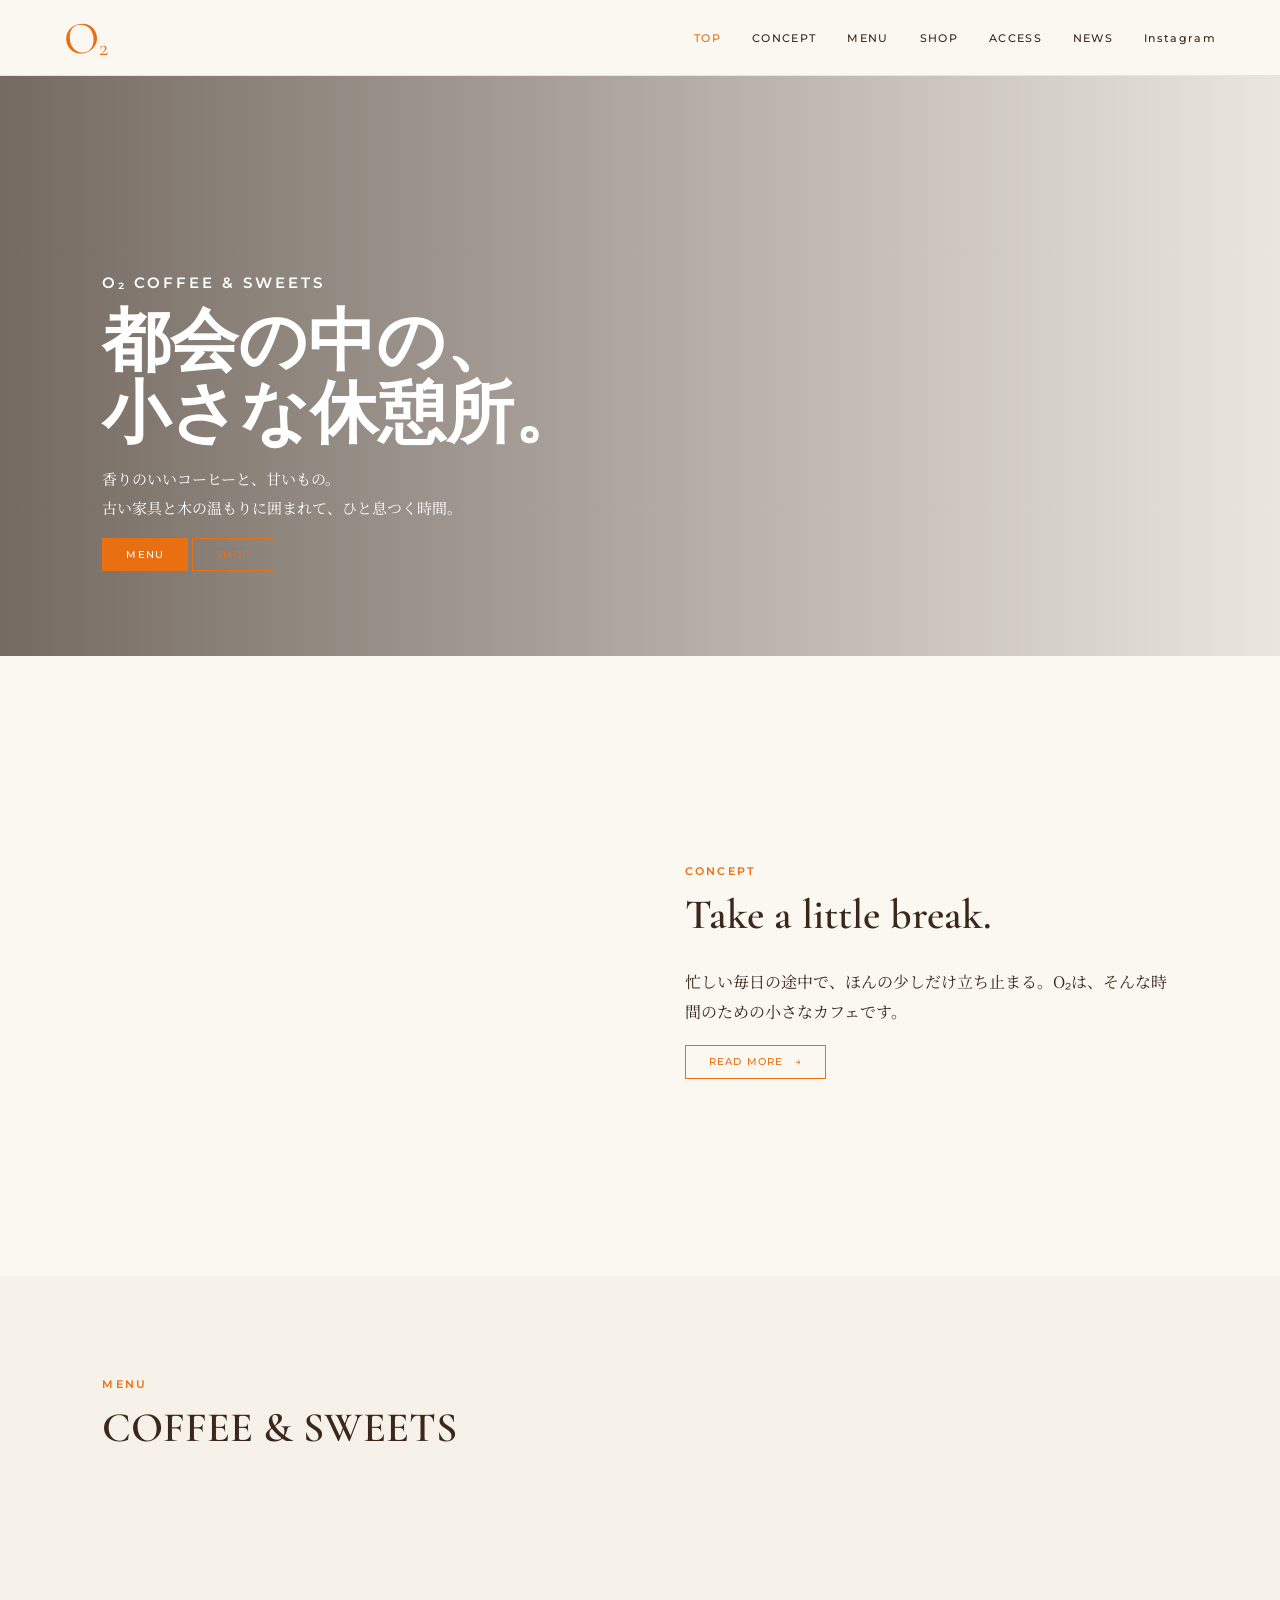
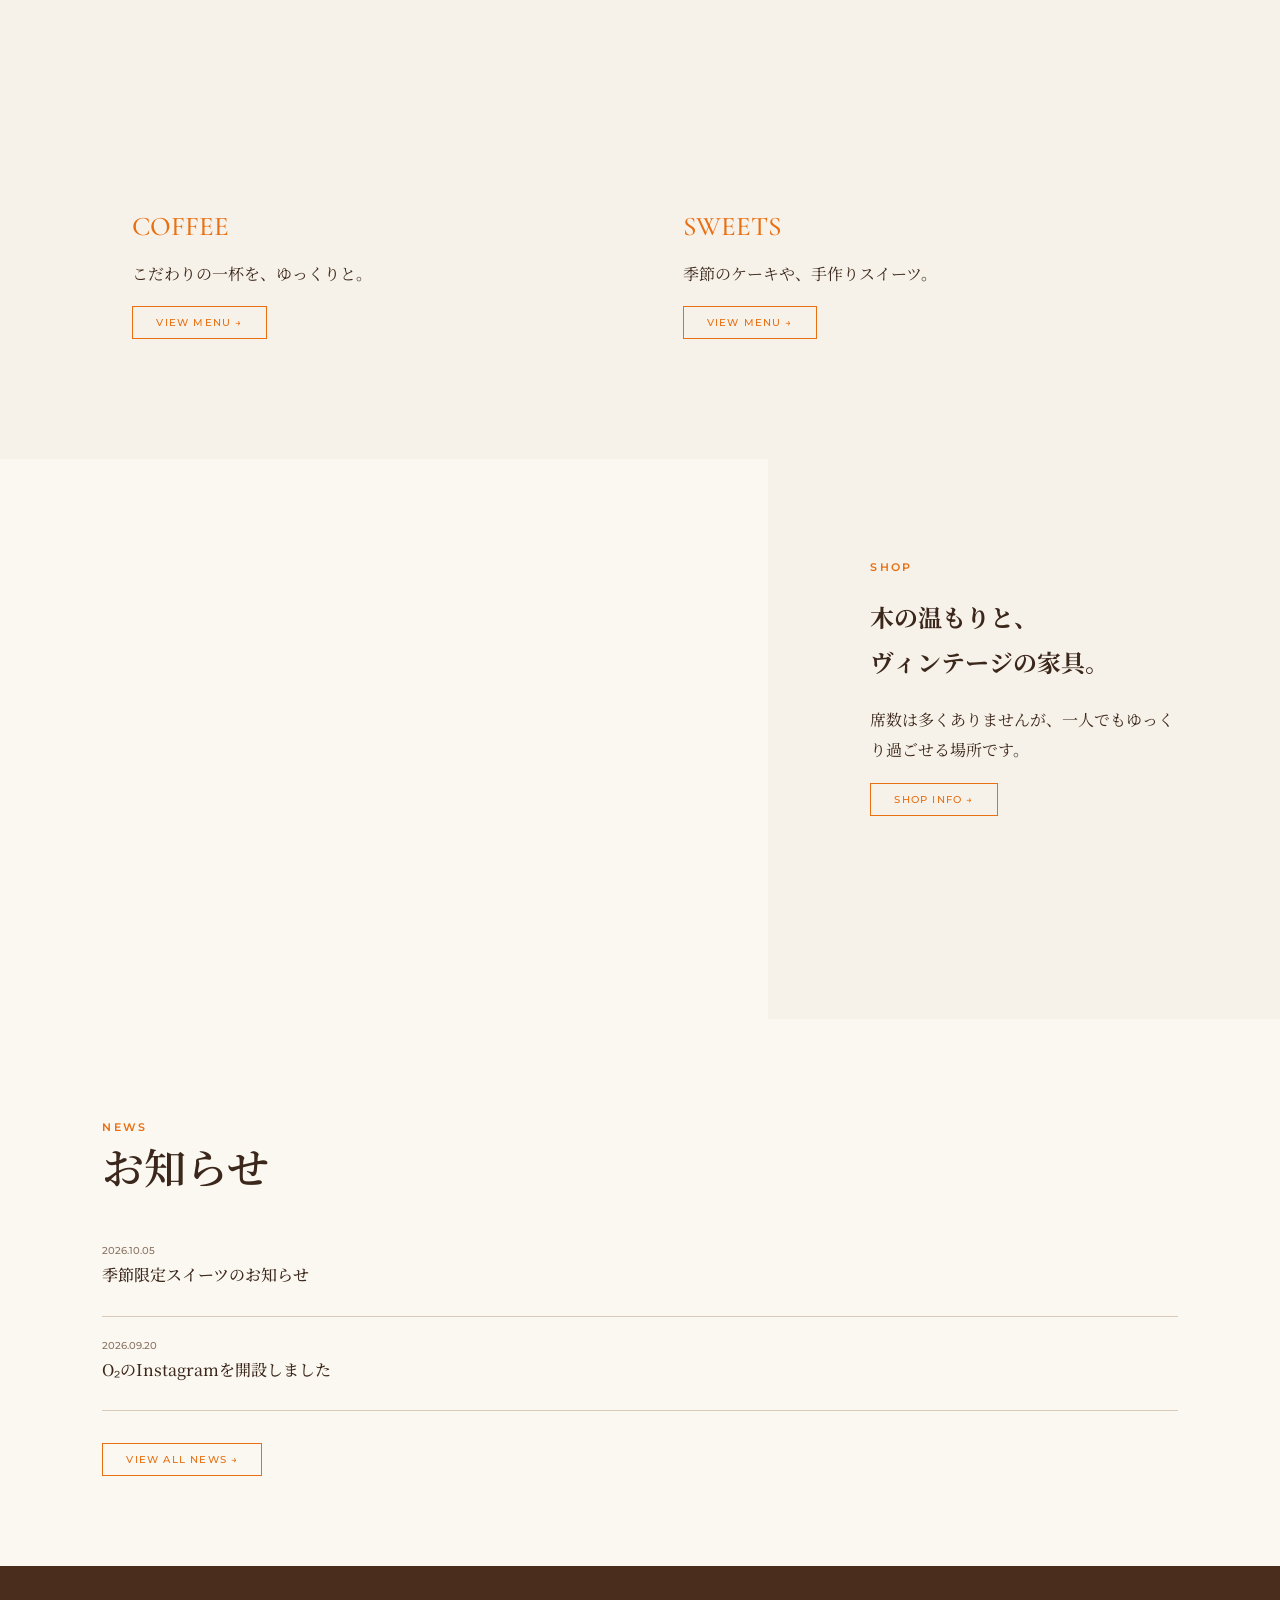
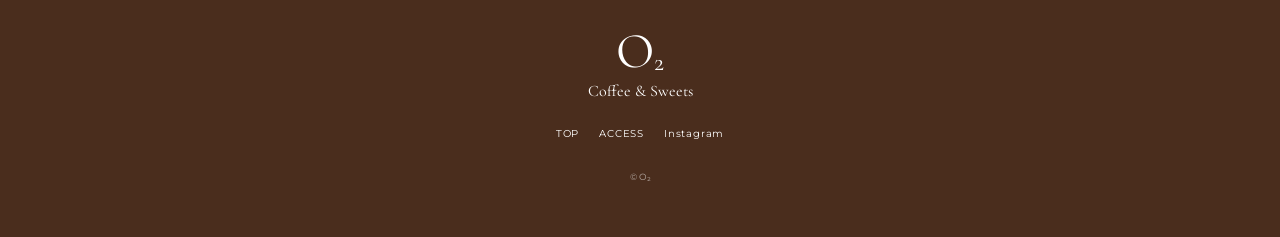
<file: index.html>
<!doctype html><html lang="ja"><head><meta charset="utf-8"><meta name="viewport" content="width=device-width,initial-scale=1">
<title>TOP｜O₂ Coffee & Sweets</title>
<link rel="preconnect" href="https://fonts.googleapis.com"><link rel="preconnect" href="https://fonts.gstatic.com" crossorigin>
<link href="https://fonts.googleapis.com/css2?family=Cormorant+Garamond:wght@500;600&family=Noto+Serif+JP:wght@400;500;600&family=Montserrat:wght@400;500;600&display=swap" rel="stylesheet">
<link rel="stylesheet" href="style.css"></head><body>
<header class="header"><a class="logo" href="index.html">O<span>2</span></a><nav class="nav"><a href="index.html" class="active">TOP</a><a href="concept.html">CONCEPT</a><a href="menu.html">MENU</a><a href="shop.html">SHOP</a><a href="access.html">ACCESS</a><a href="news.html">NEWS</a><a href="instagram.html">Instagram</a></nav><button class="menu-toggle" aria-label="menu"><span></span><span></span><span></span></button></header>
<section class="hero"><div class="hero-inner"><p class="eyebrow">O₂ COFFEE &amp; SWEETS</p><h1>都会の中の、<br>小さな休憩所。</h1><p>香りのいいコーヒーと、甘いもの。<br>古い家具と木の温もりに囲まれて、ひと息つく時間。</p><a class="btn fill" href="menu.html">MENU</a> <a class="btn" href="shop.html">SHOP</a></div></section>
<section class="section grid2"><div class="photo interior"></div><div><p class="eyebrow">CONCEPT</p><h2>Take a little break.</h2><p class="lead">忙しい毎日の途中で、ほんの少しだけ立ち止まる。O₂は、そんな時間のための小さなカフェです。</p><a class="btn" href="concept.html">READ MORE　→</a></div></section>
<section class="section" style="background:var(--cream)"><p class="eyebrow">MENU</p><h2>COFFEE &amp; SWEETS</h2><div class="cards"><article class="card"><div class="photo coffee"></div><div class="card-body"><h3>COFFEE</h3><p>こだわりの一杯を、ゆっくりと。</p><a class="btn" href="menu.html">VIEW MENU →</a></div></article><article class="card"><div class="photo sweets"></div><div class="card-body"><h3>SWEETS</h3><p>季節のケーキや、手作りスイーツ。</p><a class="btn" href="menu.html">VIEW MENU →</a></div></article></div></section>
<section class="shop-grid"><div class="photo counter"></div><div class="shop-copy"><p class="eyebrow">SHOP</p><h2>木の温もりと、<br>ヴィンテージの家具。</h2><p>席数は多くありませんが、一人でもゆっくり過ごせる場所です。</p><a class="btn" href="shop.html">SHOP INFO →</a></div></section>
<section class="section"><p class="eyebrow">NEWS</p><h2>お知らせ</h2><div class="news-item"><time>2026.10.05</time><h3>季節限定スイーツのお知らせ</h3></div><div class="news-item"><time>2026.09.20</time><h3>O₂のInstagramを開設しました</h3></div><br><a class="btn" href="news.html">VIEW ALL NEWS →</a></section>
<footer class="footer"><div class="brand">O<span>2</span></div><p>Coffee &amp; Sweets</p><div><a href="index.html">TOP</a><a href="access.html">ACCESS</a><a href="instagram.html">Instagram</a></div><small>© O₂</small></footer>
<script>const b=document.querySelector('.menu-toggle'),n=document.querySelector('.nav');b.onclick=()=>n.classList.toggle('open');</script></body></html>
</file>
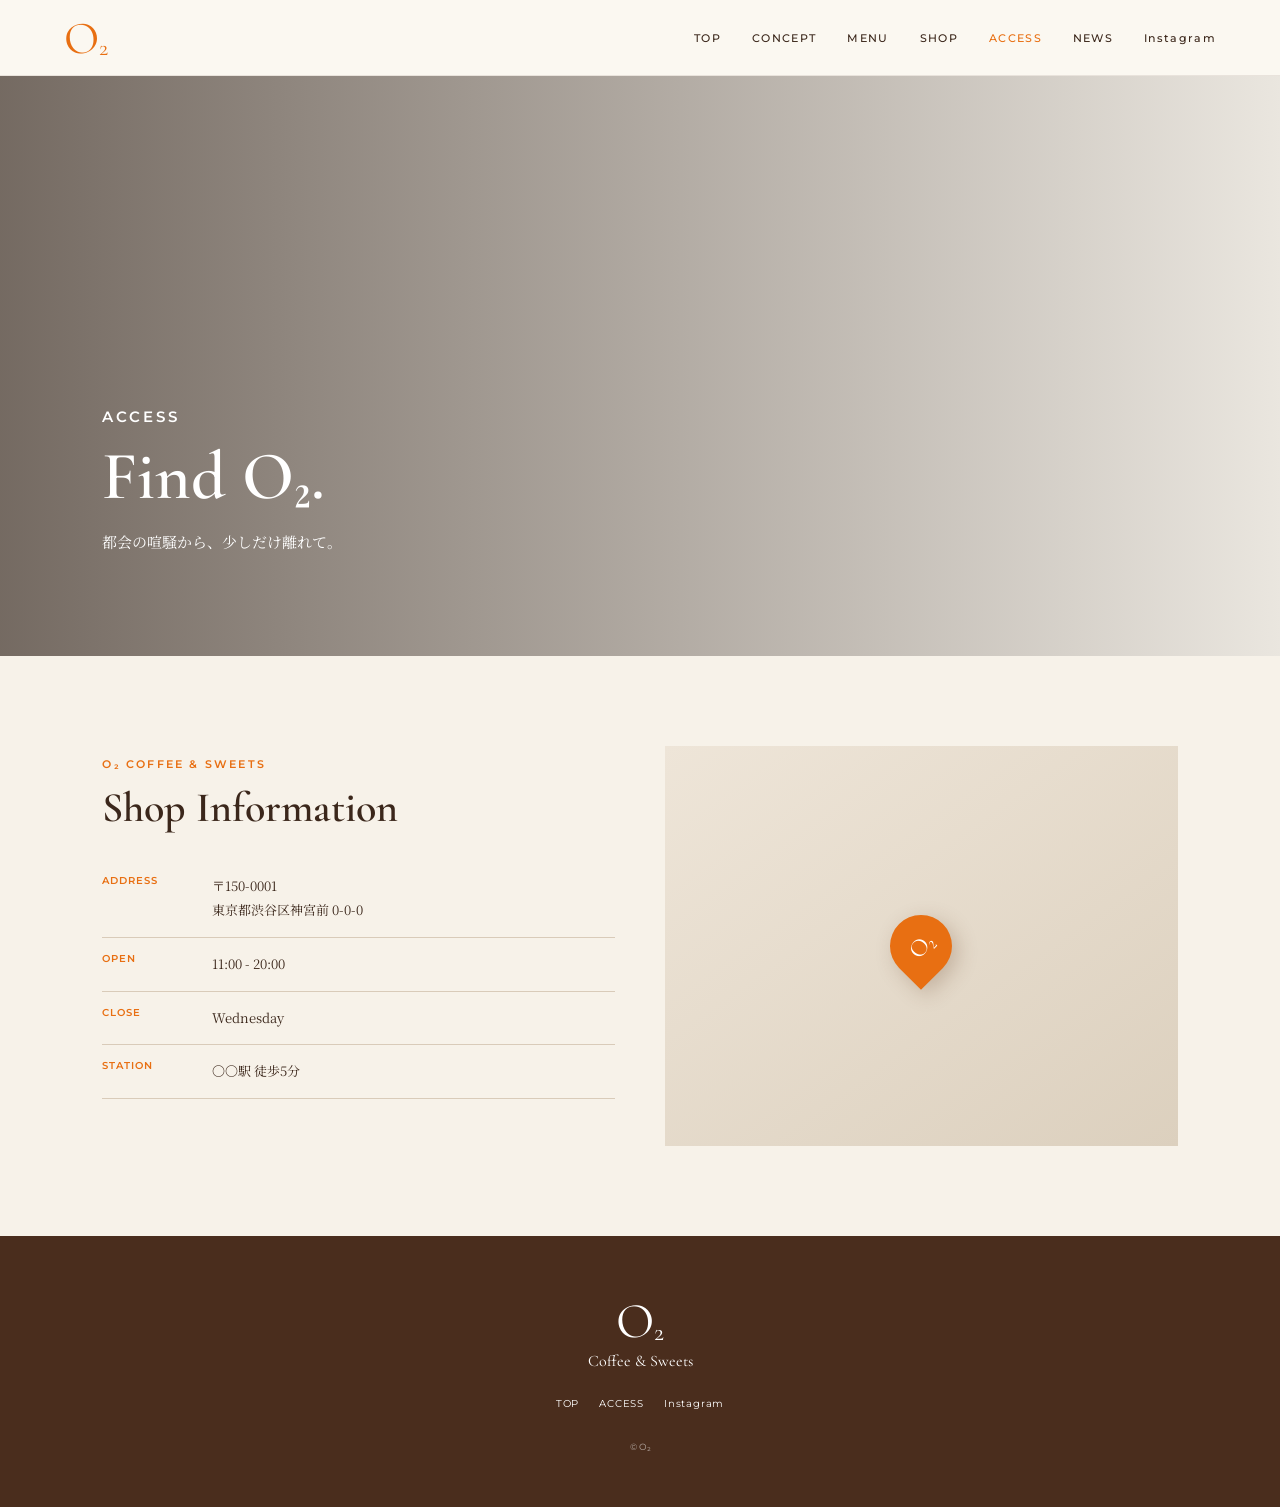
<file: access.html>
<!doctype html><html lang="ja"><head><meta charset="utf-8"><meta name="viewport" content="width=device-width,initial-scale=1">
<title>ACCESS｜O₂ Coffee & Sweets</title>
<link rel="preconnect" href="https://fonts.googleapis.com"><link rel="preconnect" href="https://fonts.gstatic.com" crossorigin>
<link href="https://fonts.googleapis.com/css2?family=Cormorant+Garamond:wght@500;600&family=Noto+Serif+JP:wght@400;500;600&family=Montserrat:wght@400;500;600&display=swap" rel="stylesheet">
<link rel="stylesheet" href="style.css"></head><body>
<header class="header"><a class="logo" href="index.html">O<span>2</span></a><nav class="nav"><a href="index.html">TOP</a><a href="concept.html">CONCEPT</a><a href="menu.html">MENU</a><a href="shop.html">SHOP</a><a href="access.html" class="active">ACCESS</a><a href="news.html">NEWS</a><a href="instagram.html">Instagram</a></nav><button class="menu-toggle" aria-label="menu"><span></span><span></span><span></span></button></header>
<section class="hero"><div class="hero-inner"><p class="eyebrow">ACCESS</p><h1>Find O₂.</h1><p>都会の喧騒から、少しだけ離れて。</p></div></section><section class="section info"><div><p class="eyebrow">O₂ COFFEE &amp; SWEETS</p><h2>Shop Information</h2><div class="info-row"><dt>ADDRESS</dt><dd>〒150-0001<br>東京都渋谷区神宮前 0-0-0</dd></div><div class="info-row"><dt>OPEN</dt><dd>11:00 - 20:00</dd></div><div class="info-row"><dt>CLOSE</dt><dd>Wednesday</dd></div><div class="info-row"><dt>STATION</dt><dd>〇〇駅 徒歩5分</dd></div></div><div class="map"><div class="pin">O₂</div></div></section>
<footer class="footer"><div class="brand">O<span>2</span></div><p>Coffee &amp; Sweets</p><div><a href="index.html">TOP</a><a href="access.html">ACCESS</a><a href="instagram.html">Instagram</a></div><small>© O₂</small></footer>
<script>const b=document.querySelector('.menu-toggle'),n=document.querySelector('.nav');b.onclick=()=>n.classList.toggle('open');</script></body></html>
</file>
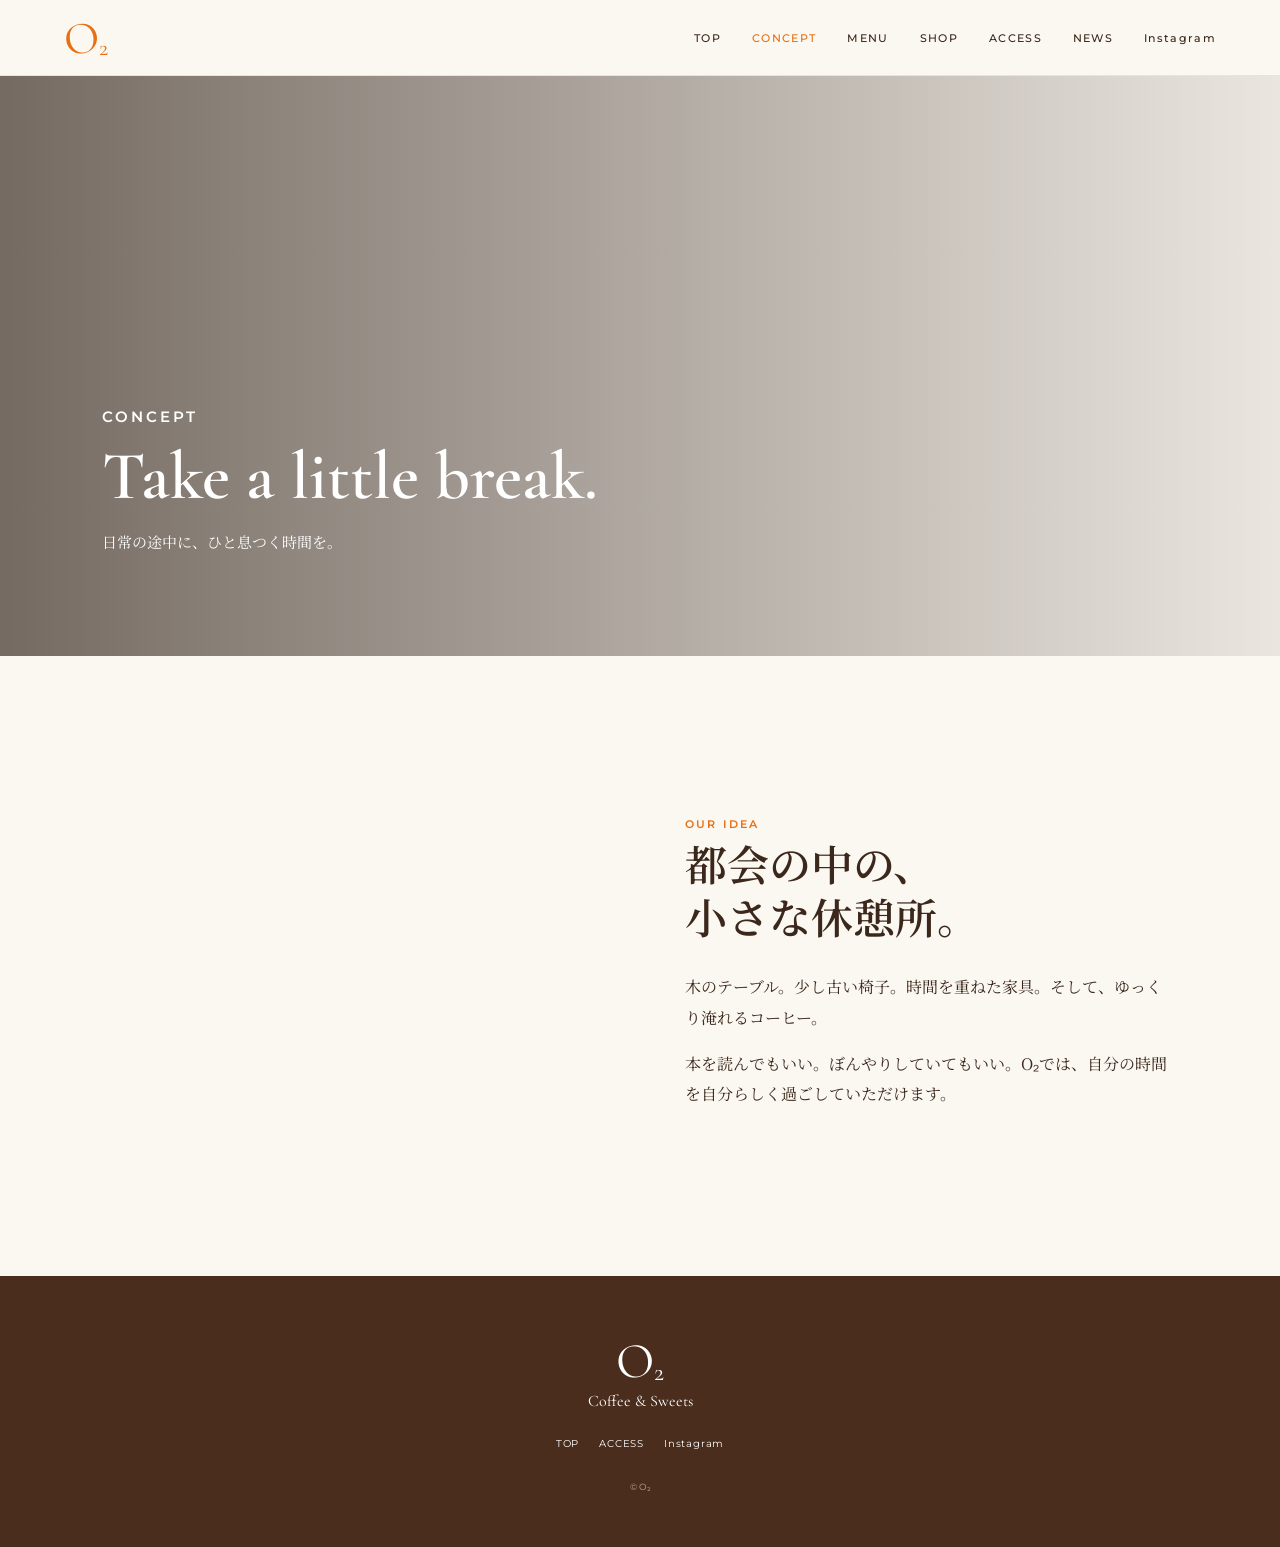
<file: concept.html>
<!doctype html><html lang="ja"><head><meta charset="utf-8"><meta name="viewport" content="width=device-width,initial-scale=1">
<title>CONCEPT｜O₂ Coffee & Sweets</title>
<link rel="preconnect" href="https://fonts.googleapis.com"><link rel="preconnect" href="https://fonts.gstatic.com" crossorigin>
<link href="https://fonts.googleapis.com/css2?family=Cormorant+Garamond:wght@500;600&family=Noto+Serif+JP:wght@400;500;600&family=Montserrat:wght@400;500;600&display=swap" rel="stylesheet">
<link rel="stylesheet" href="style.css"></head><body>
<header class="header"><a class="logo" href="index.html">O<span>2</span></a><nav class="nav"><a href="index.html">TOP</a><a href="concept.html" class="active">CONCEPT</a><a href="menu.html">MENU</a><a href="shop.html">SHOP</a><a href="access.html">ACCESS</a><a href="news.html">NEWS</a><a href="instagram.html">Instagram</a></nav><button class="menu-toggle" aria-label="menu"><span></span><span></span><span></span></button></header>
<section class="hero"><div class="hero-inner"><p class="eyebrow">CONCEPT</p><h1>Take a little break.</h1><p>日常の途中に、ひと息つく時間を。</p></div></section><section class="section grid2"><div class="photo interior"></div><div><p class="eyebrow">OUR IDEA</p><h2>都会の中の、<br>小さな休憩所。</h2><p class="lead">木のテーブル。少し古い椅子。時間を重ねた家具。そして、ゆっくり淹れるコーヒー。</p><p>本を読んでもいい。ぼんやりしていてもいい。O₂では、自分の時間を自分らしく過ごしていただけます。</p></div></section>
<footer class="footer"><div class="brand">O<span>2</span></div><p>Coffee &amp; Sweets</p><div><a href="index.html">TOP</a><a href="access.html">ACCESS</a><a href="instagram.html">Instagram</a></div><small>© O₂</small></footer>
<script>const b=document.querySelector('.menu-toggle'),n=document.querySelector('.nav');b.onclick=()=>n.classList.toggle('open');</script></body></html>
</file>
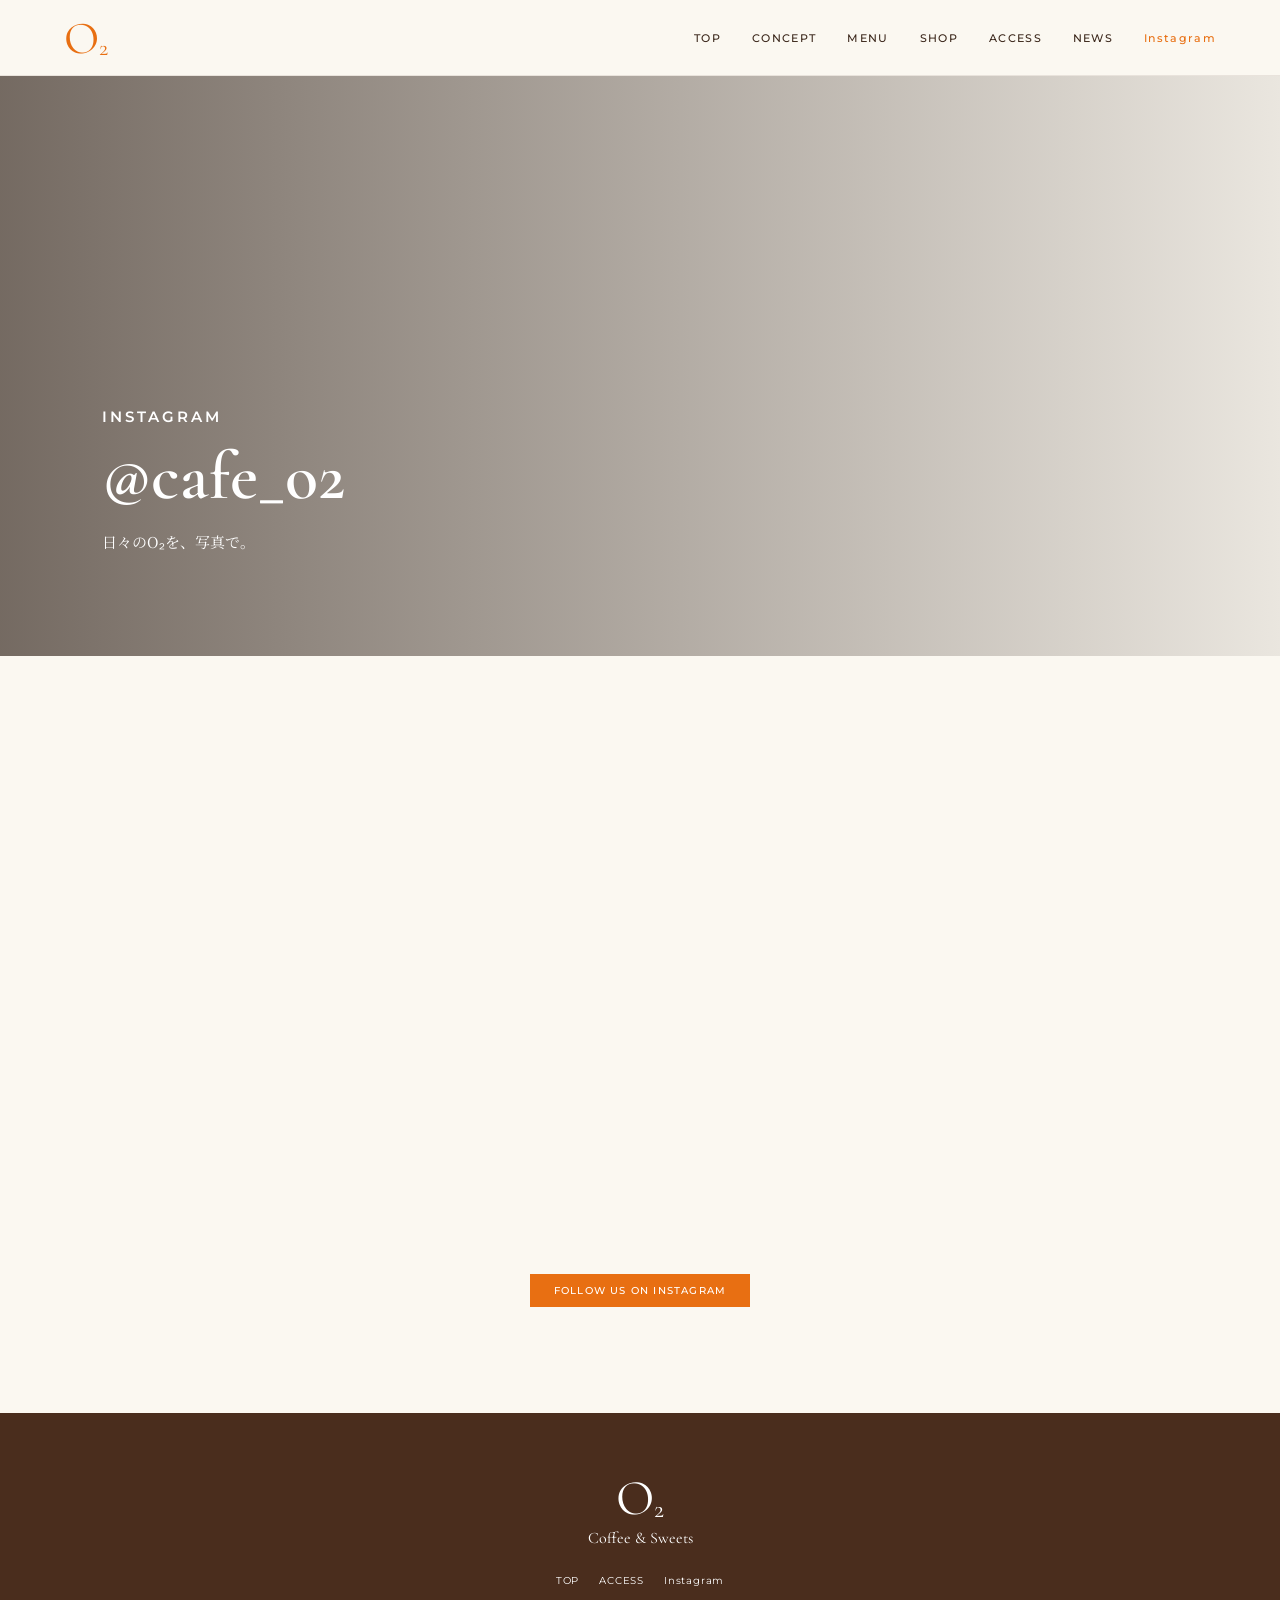
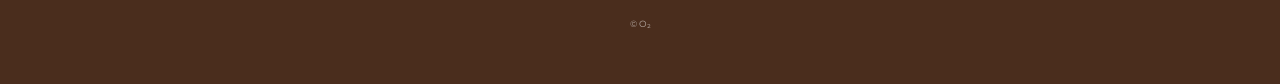
<file: instagram.html>
<!doctype html><html lang="ja"><head><meta charset="utf-8"><meta name="viewport" content="width=device-width,initial-scale=1">
<title>Instagram｜O₂ Coffee & Sweets</title>
<link rel="preconnect" href="https://fonts.googleapis.com"><link rel="preconnect" href="https://fonts.gstatic.com" crossorigin>
<link href="https://fonts.googleapis.com/css2?family=Cormorant+Garamond:wght@500;600&family=Noto+Serif+JP:wght@400;500;600&family=Montserrat:wght@400;500;600&display=swap" rel="stylesheet">
<link rel="stylesheet" href="style.css"></head><body>
<header class="header"><a class="logo" href="index.html">O<span>2</span></a><nav class="nav"><a href="index.html">TOP</a><a href="concept.html">CONCEPT</a><a href="menu.html">MENU</a><a href="shop.html">SHOP</a><a href="access.html">ACCESS</a><a href="news.html">NEWS</a><a href="instagram.html" class="active">Instagram</a></nav><button class="menu-toggle" aria-label="menu"><span></span><span></span><span></span></button></header>
<section class="hero"><div class="hero-inner"><p class="eyebrow">INSTAGRAM</p><h1>@cafe_o2</h1><p>日々のO₂を、写真で。</p></div></section><section class="section"><div class="insta"><div class="photo coffee"></div><div class="photo interior"></div><div class="photo sweets"></div><div class="photo counter"></div><div class="photo cake"></div><div class="photo window"></div></div><p style="text-align:center;margin-top:40px"><a class="btn fill" href="#">FOLLOW US ON INSTAGRAM</a></p></section>
<footer class="footer"><div class="brand">O<span>2</span></div><p>Coffee &amp; Sweets</p><div><a href="index.html">TOP</a><a href="access.html">ACCESS</a><a href="instagram.html">Instagram</a></div><small>© O₂</small></footer>
<script>const b=document.querySelector('.menu-toggle'),n=document.querySelector('.nav');b.onclick=()=>n.classList.toggle('open');</script></body></html>
</file>
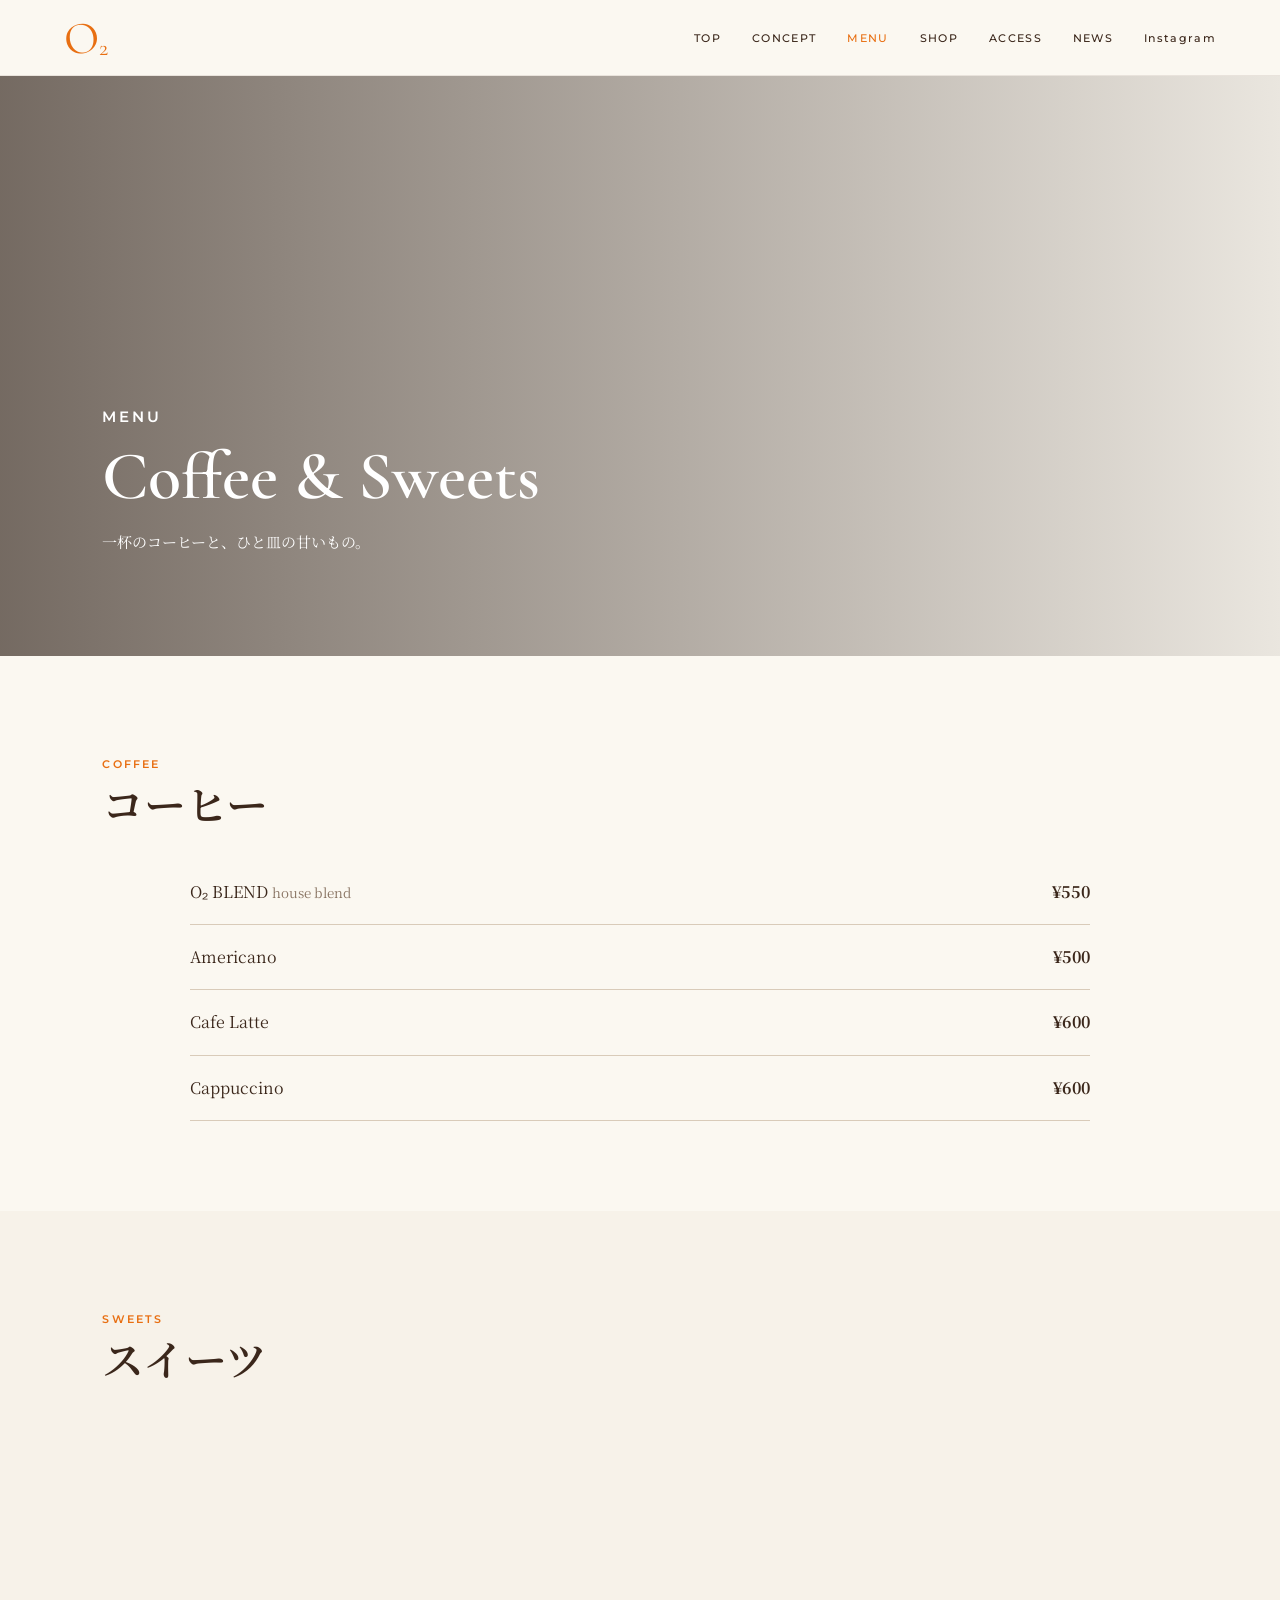
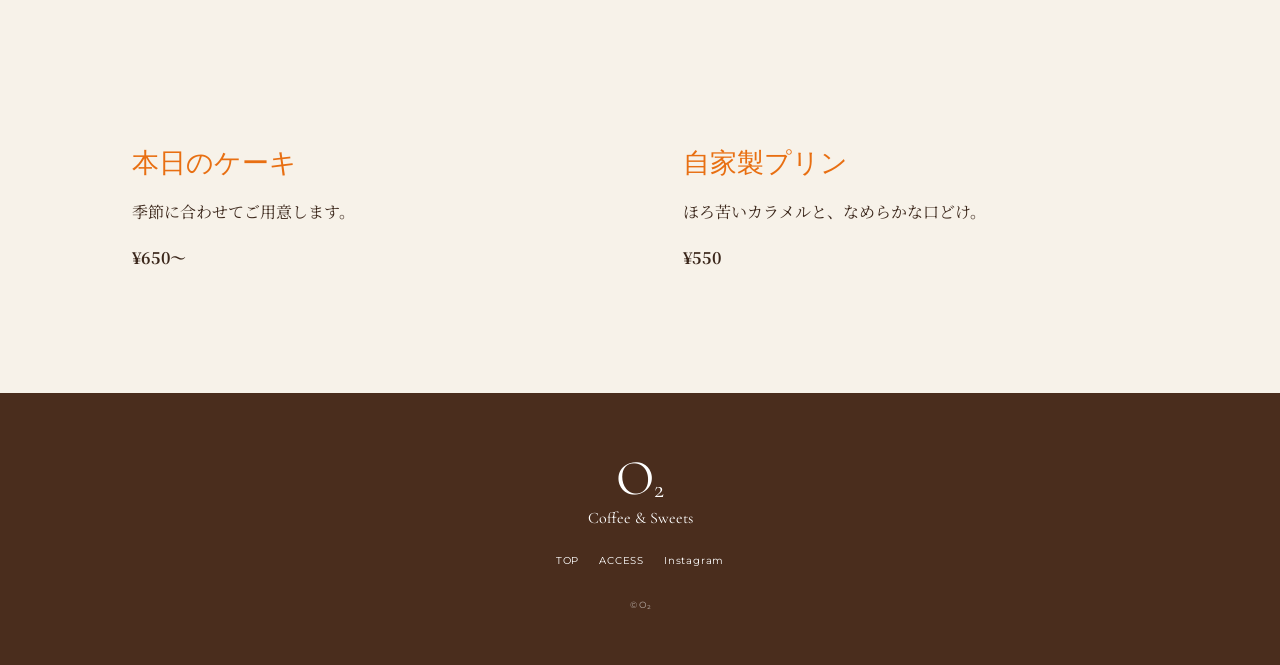
<file: menu.html>
<!doctype html><html lang="ja"><head><meta charset="utf-8"><meta name="viewport" content="width=device-width,initial-scale=1">
<title>MENU｜O₂ Coffee & Sweets</title>
<link rel="preconnect" href="https://fonts.googleapis.com"><link rel="preconnect" href="https://fonts.gstatic.com" crossorigin>
<link href="https://fonts.googleapis.com/css2?family=Cormorant+Garamond:wght@500;600&family=Noto+Serif+JP:wght@400;500;600&family=Montserrat:wght@400;500;600&display=swap" rel="stylesheet">
<link rel="stylesheet" href="style.css"></head><body>
<header class="header"><a class="logo" href="index.html">O<span>2</span></a><nav class="nav"><a href="index.html">TOP</a><a href="concept.html">CONCEPT</a><a href="menu.html" class="active">MENU</a><a href="shop.html">SHOP</a><a href="access.html">ACCESS</a><a href="news.html">NEWS</a><a href="instagram.html">Instagram</a></nav><button class="menu-toggle" aria-label="menu"><span></span><span></span><span></span></button></header>
<section class="hero"><div class="hero-inner"><p class="eyebrow">MENU</p><h1>Coffee &amp; Sweets</h1><p>一杯のコーヒーと、ひと皿の甘いもの。</p></div></section><section class="section"><p class="eyebrow">COFFEE</p><h2>コーヒー</h2><div class="menu-list"><div class="menu-row"><span>O₂ BLEND <small>house blend</small></span><b>¥550</b></div><div class="menu-row"><span>Americano</span><b>¥500</b></div><div class="menu-row"><span>Cafe Latte</span><b>¥600</b></div><div class="menu-row"><span>Cappuccino</span><b>¥600</b></div></div></section><section class="section" style="background:var(--cream)"><p class="eyebrow">SWEETS</p><h2>スイーツ</h2><div class="cards"><article class="card"><div class="photo sweets"></div><div class="card-body"><h3>本日のケーキ</h3><p>季節に合わせてご用意します。</p><b>¥650〜</b></div></article><article class="card"><div class="photo cake"></div><div class="card-body"><h3>自家製プリン</h3><p>ほろ苦いカラメルと、なめらかな口どけ。</p><b>¥550</b></div></article></div></section>
<footer class="footer"><div class="brand">O<span>2</span></div><p>Coffee &amp; Sweets</p><div><a href="index.html">TOP</a><a href="access.html">ACCESS</a><a href="instagram.html">Instagram</a></div><small>© O₂</small></footer>
<script>const b=document.querySelector('.menu-toggle'),n=document.querySelector('.nav');b.onclick=()=>n.classList.toggle('open');</script></body></html>
</file>
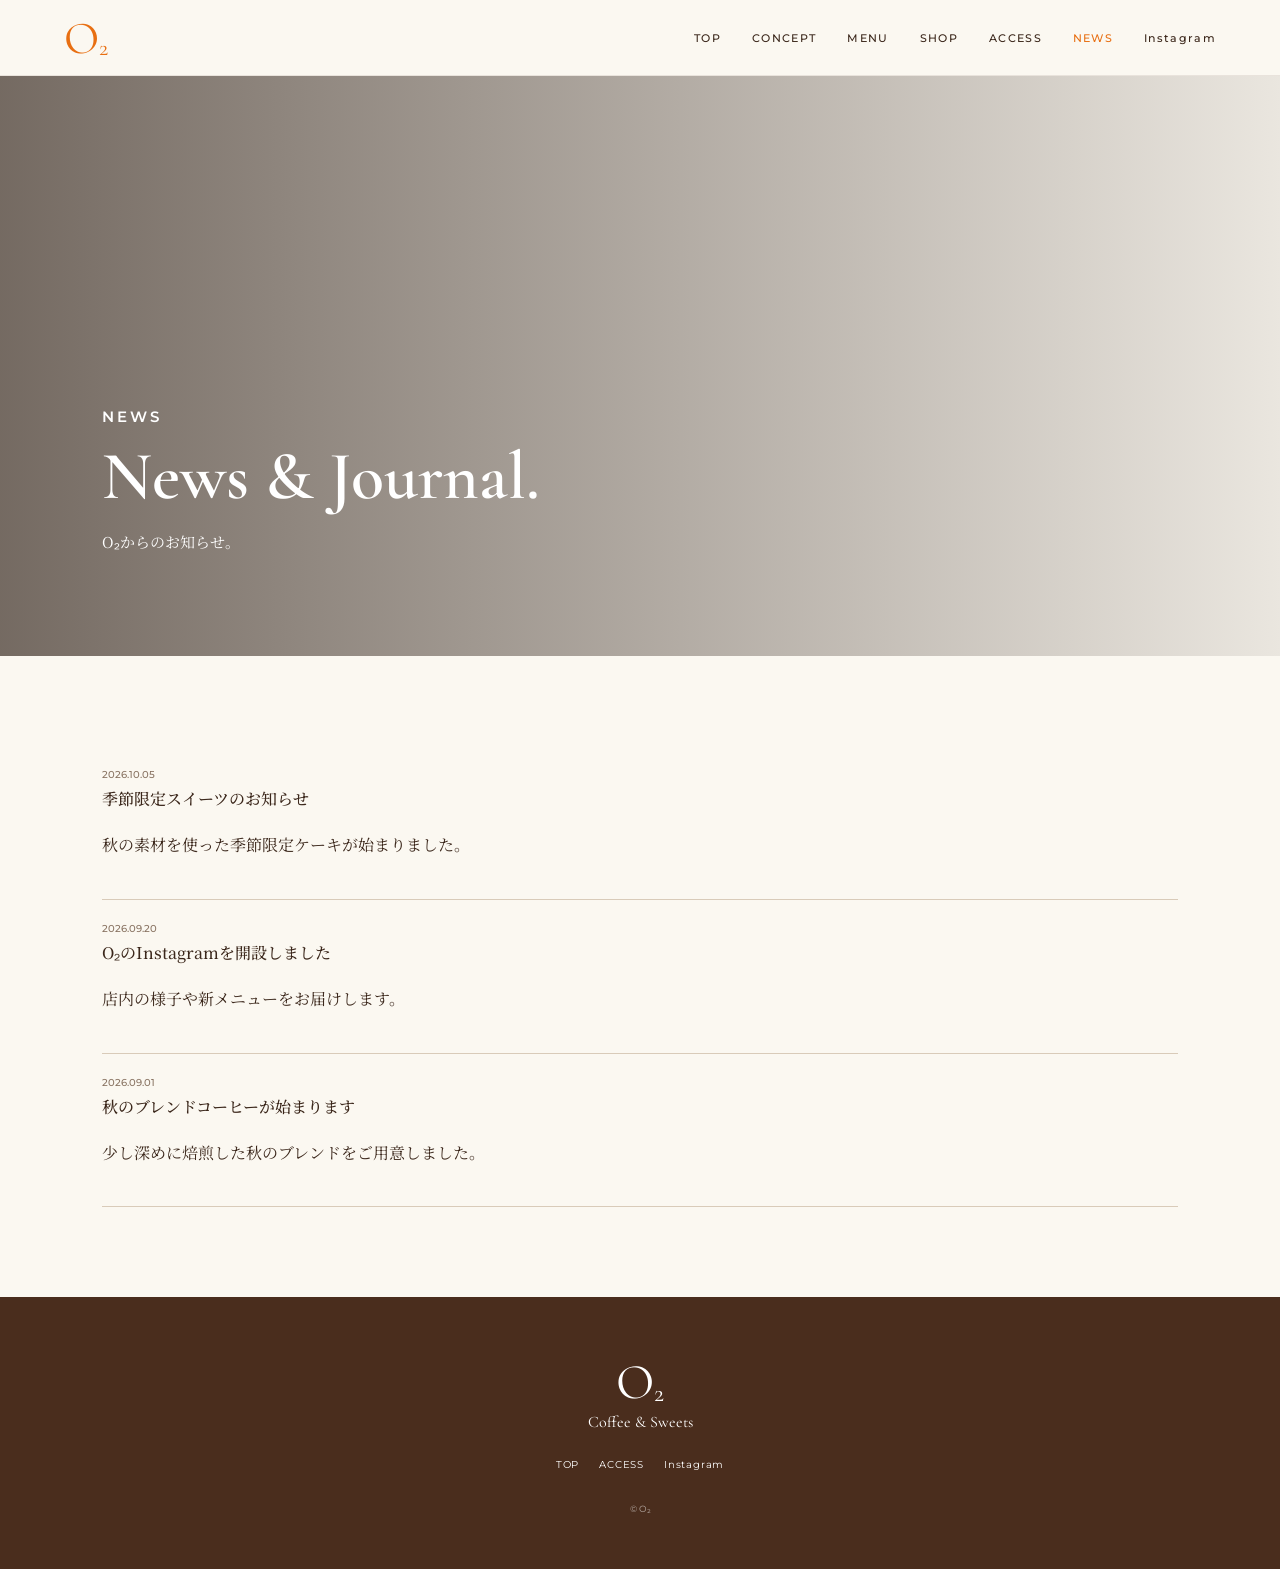
<file: news.html>
<!doctype html><html lang="ja"><head><meta charset="utf-8"><meta name="viewport" content="width=device-width,initial-scale=1">
<title>NEWS｜O₂ Coffee & Sweets</title>
<link rel="preconnect" href="https://fonts.googleapis.com"><link rel="preconnect" href="https://fonts.gstatic.com" crossorigin>
<link href="https://fonts.googleapis.com/css2?family=Cormorant+Garamond:wght@500;600&family=Noto+Serif+JP:wght@400;500;600&family=Montserrat:wght@400;500;600&display=swap" rel="stylesheet">
<link rel="stylesheet" href="style.css"></head><body>
<header class="header"><a class="logo" href="index.html">O<span>2</span></a><nav class="nav"><a href="index.html">TOP</a><a href="concept.html">CONCEPT</a><a href="menu.html">MENU</a><a href="shop.html">SHOP</a><a href="access.html">ACCESS</a><a href="news.html" class="active">NEWS</a><a href="instagram.html">Instagram</a></nav><button class="menu-toggle" aria-label="menu"><span></span><span></span><span></span></button></header>
<section class="hero"><div class="hero-inner"><p class="eyebrow">NEWS</p><h1>News &amp; Journal.</h1><p>O₂からのお知らせ。</p></div></section><section class="section"><div class="news-item"><time>2026.10.05</time><h3>季節限定スイーツのお知らせ</h3><p>秋の素材を使った季節限定ケーキが始まりました。</p></div><div class="news-item"><time>2026.09.20</time><h3>O₂のInstagramを開設しました</h3><p>店内の様子や新メニューをお届けします。</p></div><div class="news-item"><time>2026.09.01</time><h3>秋のブレンドコーヒーが始まります</h3><p>少し深めに焙煎した秋のブレンドをご用意しました。</p></div></section>
<footer class="footer"><div class="brand">O<span>2</span></div><p>Coffee &amp; Sweets</p><div><a href="index.html">TOP</a><a href="access.html">ACCESS</a><a href="instagram.html">Instagram</a></div><small>© O₂</small></footer>
<script>const b=document.querySelector('.menu-toggle'),n=document.querySelector('.nav');b.onclick=()=>n.classList.toggle('open');</script></body></html>
</file>
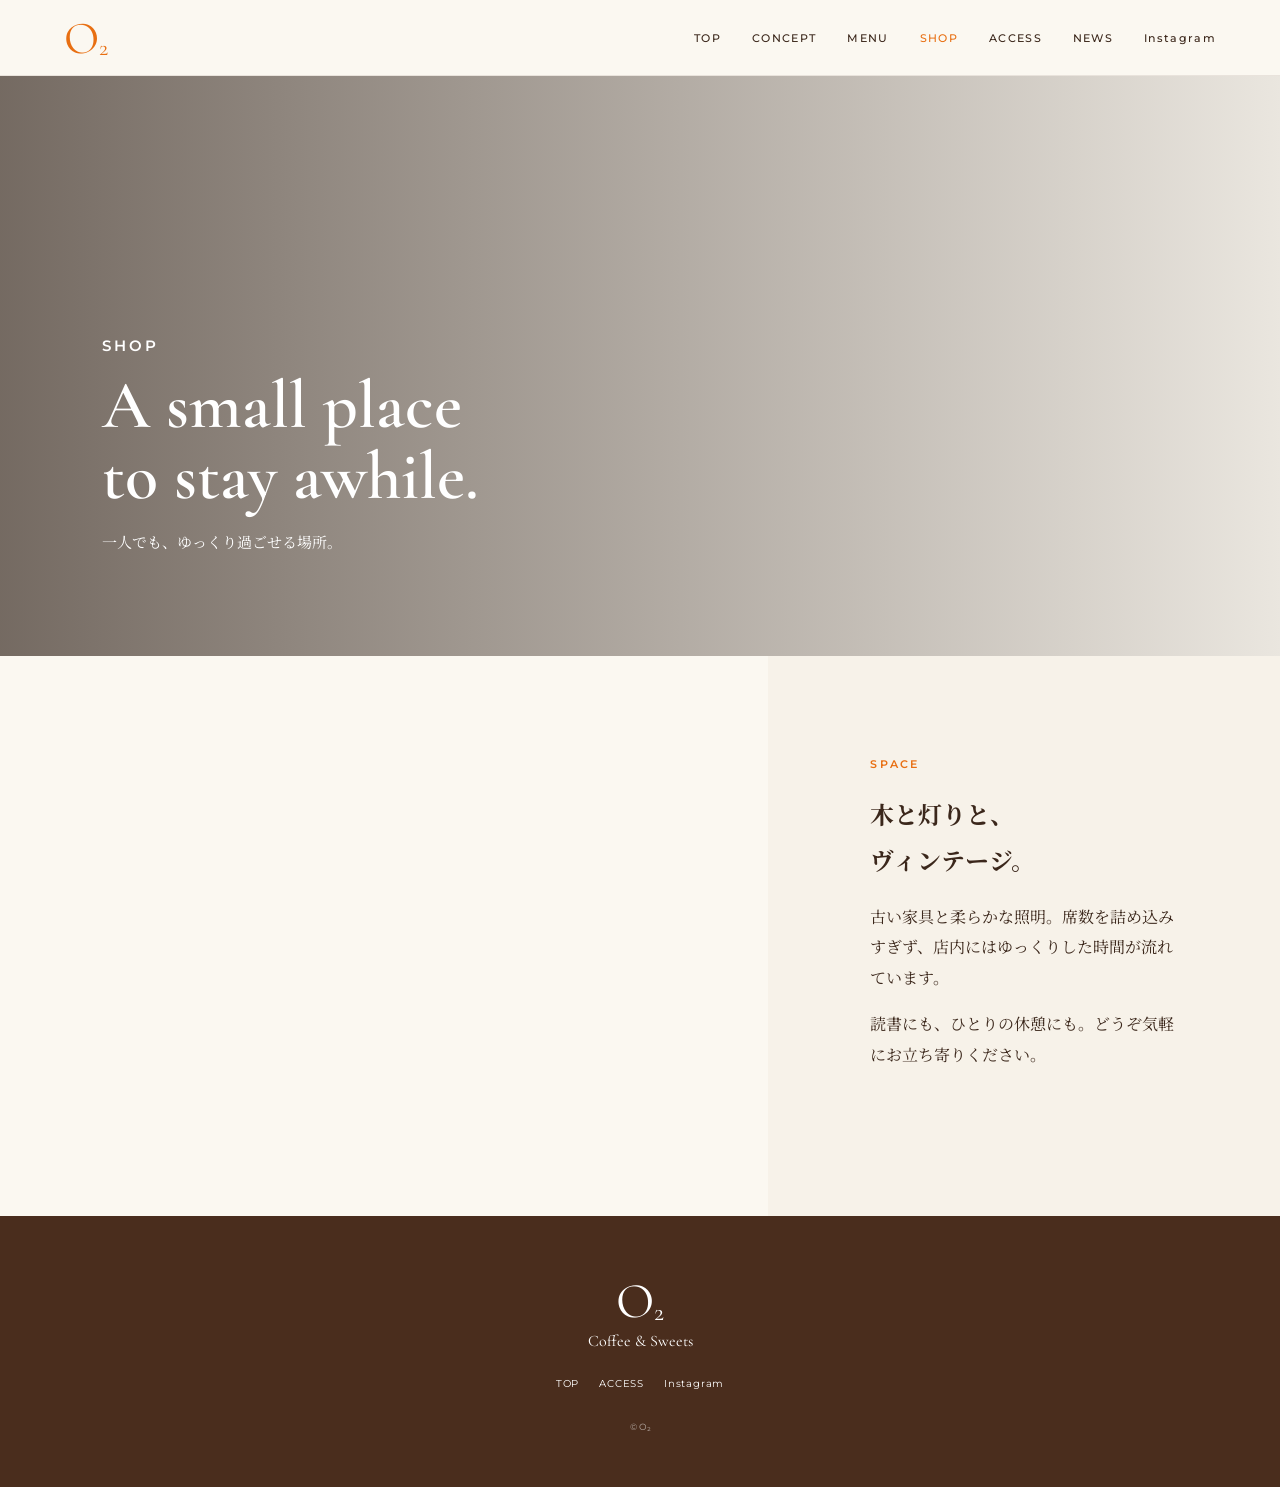
<file: shop.html>
<!doctype html><html lang="ja"><head><meta charset="utf-8"><meta name="viewport" content="width=device-width,initial-scale=1">
<title>SHOP｜O₂ Coffee & Sweets</title>
<link rel="preconnect" href="https://fonts.googleapis.com"><link rel="preconnect" href="https://fonts.gstatic.com" crossorigin>
<link href="https://fonts.googleapis.com/css2?family=Cormorant+Garamond:wght@500;600&family=Noto+Serif+JP:wght@400;500;600&family=Montserrat:wght@400;500;600&display=swap" rel="stylesheet">
<link rel="stylesheet" href="style.css"></head><body>
<header class="header"><a class="logo" href="index.html">O<span>2</span></a><nav class="nav"><a href="index.html">TOP</a><a href="concept.html">CONCEPT</a><a href="menu.html">MENU</a><a href="shop.html" class="active">SHOP</a><a href="access.html">ACCESS</a><a href="news.html">NEWS</a><a href="instagram.html">Instagram</a></nav><button class="menu-toggle" aria-label="menu"><span></span><span></span><span></span></button></header>
<section class="hero"><div class="hero-inner"><p class="eyebrow">SHOP</p><h1>A small place<br>to stay awhile.</h1><p>一人でも、ゆっくり過ごせる場所。</p></div></section><section class="shop-grid"><div class="photo counter"></div><div class="shop-copy"><p class="eyebrow">SPACE</p><h2>木と灯りと、<br>ヴィンテージ。</h2><p>古い家具と柔らかな照明。席数を詰め込みすぎず、店内にはゆっくりした時間が流れています。</p><p>読書にも、ひとりの休憩にも。どうぞ気軽にお立ち寄りください。</p></div></section>
<footer class="footer"><div class="brand">O<span>2</span></div><p>Coffee &amp; Sweets</p><div><a href="index.html">TOP</a><a href="access.html">ACCESS</a><a href="instagram.html">Instagram</a></div><small>© O₂</small></footer>
<script>const b=document.querySelector('.menu-toggle'),n=document.querySelector('.nav');b.onclick=()=>n.classList.toggle('open');</script></body></html>
</file>
<file: style.css>
:root{--orange:#e86f12;--cream:#f7f2e9;--paper:#fbf8f1;--brown:#4a2d1d;--ink:#3b271b;--line:#d9cbb9}
*{box-sizing:border-box}html{scroll-behavior:smooth}body{margin:0;background:var(--paper);color:var(--ink);font-family:"Noto Serif JP",serif;line-height:1.9}a{color:inherit;text-decoration:none}
.header{position:sticky;top:0;z-index:20;height:76px;display:flex;align-items:center;padding:0 5vw;background:rgba(251,248,241,.96);backdrop-filter:blur(8px);border-bottom:1px solid rgba(74,45,29,.1)}
.logo{font:46px/1 "Cormorant Garamond",serif;color:var(--orange)}.logo span,.brand span{font-size:.5em;vertical-align:-.1em}.nav{display:flex;gap:31px;margin-left:auto;font:500 11px "Montserrat",sans-serif;letter-spacing:.12em}.nav a:hover,.nav .active{color:var(--orange)}
.menu-toggle{display:none;background:none;border:0}.menu-toggle span{display:block;width:23px;height:1px;background:var(--brown);margin:5px}
.hero{min-height:580px;display:flex;align-items:flex-end;position:relative;background:linear-gradient(90deg,rgba(34,19,10,.62),rgba(34,19,10,.08)),url("https://images.unsplash.com/photo-1495474472287-4d71bcdd2085?auto=format&fit=crop&w=2200&q=85") center/cover}
.hero-inner{width:100%;padding:110px 8vw 85px;color:#fff}.hero h1{font:600 68px/1.05 "Cormorant Garamond",serif;margin:10px 0}.hero p{font-size:15px}.eyebrow{color:var(--orange);font:600 11px "Montserrat",sans-serif;letter-spacing:.2em}.hero .eyebrow{color:#fff}
.section{padding:90px 8vw}.section h2{font:600 42px/1.25 "Cormorant Garamond","Noto Serif JP",serif;margin:0 0 25px}.lead{font-size:16px}.grid2{display:grid;grid-template-columns:1fr 1fr;gap:7vw;align-items:center}
.photo{min-height:440px;background-position:center;background-size:cover}.interior{background-image:url("https://images.unsplash.com/photo-1501339847302-ac426a4a7cbb?auto=format&fit=crop&w=1400&q=85")}.coffee{background-image:url("https://images.unsplash.com/photo-1495474472287-4d71bcdd2085?auto=format&fit=crop&w=1200&q=85")}.sweets{background-image:url("https://images.unsplash.com/photo-1565958011703-44f9829ba187?auto=format&fit=crop&w=1200&q=85")}.counter{background-image:url("https://images.unsplash.com/photo-1554118811-1e0d58224f31?auto=format&fit=crop&w=1600&q=85")}.cake{background-image:url("https://images.unsplash.com/photo-1578985545062-69928b1d9587?auto=format&fit=crop&w=1200&q=85")}.window{background-image:url("https://images.unsplash.com/photo-1445116572660-236099ec97a0?auto=format&fit=crop&w=1200&q=85")}
.btn{display:inline-block;border:1px solid var(--orange);color:var(--orange);padding:9px 23px;font:500 10px "Montserrat",sans-serif;letter-spacing:.12em;transition:.2s}.btn:hover,.btn.fill{background:var(--orange);color:#fff}
.cards{display:grid;grid-template-columns:repeat(2,1fr);gap:25px}.card{background:var(--cream)}.card .photo{min-height:300px}.card-body{padding:30px}.card h3{font:500 27px "Cormorant Garamond",serif;color:var(--orange);margin:0 0 8px}
.menu-list{max-width:900px;margin:auto}.menu-row{display:flex;justify-content:space-between;border-bottom:1px solid var(--line);padding:17px 0}.menu-row small{color:#8a7564}
.shop-grid{display:grid;grid-template-columns:1.2fr .8fr}.shop-grid .photo{min-height:560px}.shop-copy{padding:90px 8vw;background:var(--cream)}
.info{display:grid;grid-template-columns:1fr 1fr;gap:50px;background:var(--cream)}dl{margin:0}.info-row{display:grid;grid-template-columns:110px 1fr;border-bottom:1px solid var(--line);padding:14px 0}.info-row dt{font:600 10px "Montserrat";color:var(--orange);letter-spacing:.1em}.info-row dd{margin:0;font-size:13px}.map{min-height:400px;background:linear-gradient(145deg,#eee5d8,#dcd0be);display:flex;align-items:center;justify-content:center;position:relative}.pin{background:var(--orange);color:#fff;border-radius:50% 50% 50% 0;transform:rotate(-45deg);width:62px;height:62px;display:grid;place-items:center;font:25px "Cormorant Garamond";box-shadow:0 8px 20px rgba(100,60,30,.25)}
.news-item{padding:22px 0;border-bottom:1px solid var(--line)}.news-item time{display:block;font:500 10px "Montserrat";color:#8a7564}.news-item h3{font-size:16px;font-weight:500;margin:3px 0}
.insta{display:grid;grid-template-columns:repeat(3,1fr);gap:7px}.insta .photo{min-height:240px}
.footer{background:var(--brown);color:#fff;text-align:center;padding:55px 20px}.brand{font:50px "Cormorant Garamond"}.footer p{font:16px "Cormorant Garamond";margin:0 0 15px}.footer a{font:10px "Montserrat";margin:0 10px;letter-spacing:.08em}.footer small{display:block;margin-top:25px;opacity:.6;font:9px "Montserrat"}
@media(max-width:800px){.header{height:64px;padding:0 22px}.logo{font-size:39px}.menu-toggle{display:block;margin-left:auto}.nav{position:absolute;display:none;top:64px;left:0;right:0;background:var(--paper);padding:10px 25px;flex-direction:column;gap:0}.nav.open{display:flex}.nav a{padding:11px 0;border-bottom:1px solid var(--line)}.hero{min-height:520px}.hero-inner{padding:80px 8vw}.hero h1{font-size:50px}.section{padding:65px 7vw}.grid2,.info,.shop-grid{grid-template-columns:1fr}.photo{min-height:330px}.cards{grid-template-columns:1fr}.shop-copy{padding:65px 7vw}.shop-grid .photo{min-height:350px}.insta{grid-template-columns:repeat(2,1fr)}.insta .photo{min-height:170px}}
</file>
